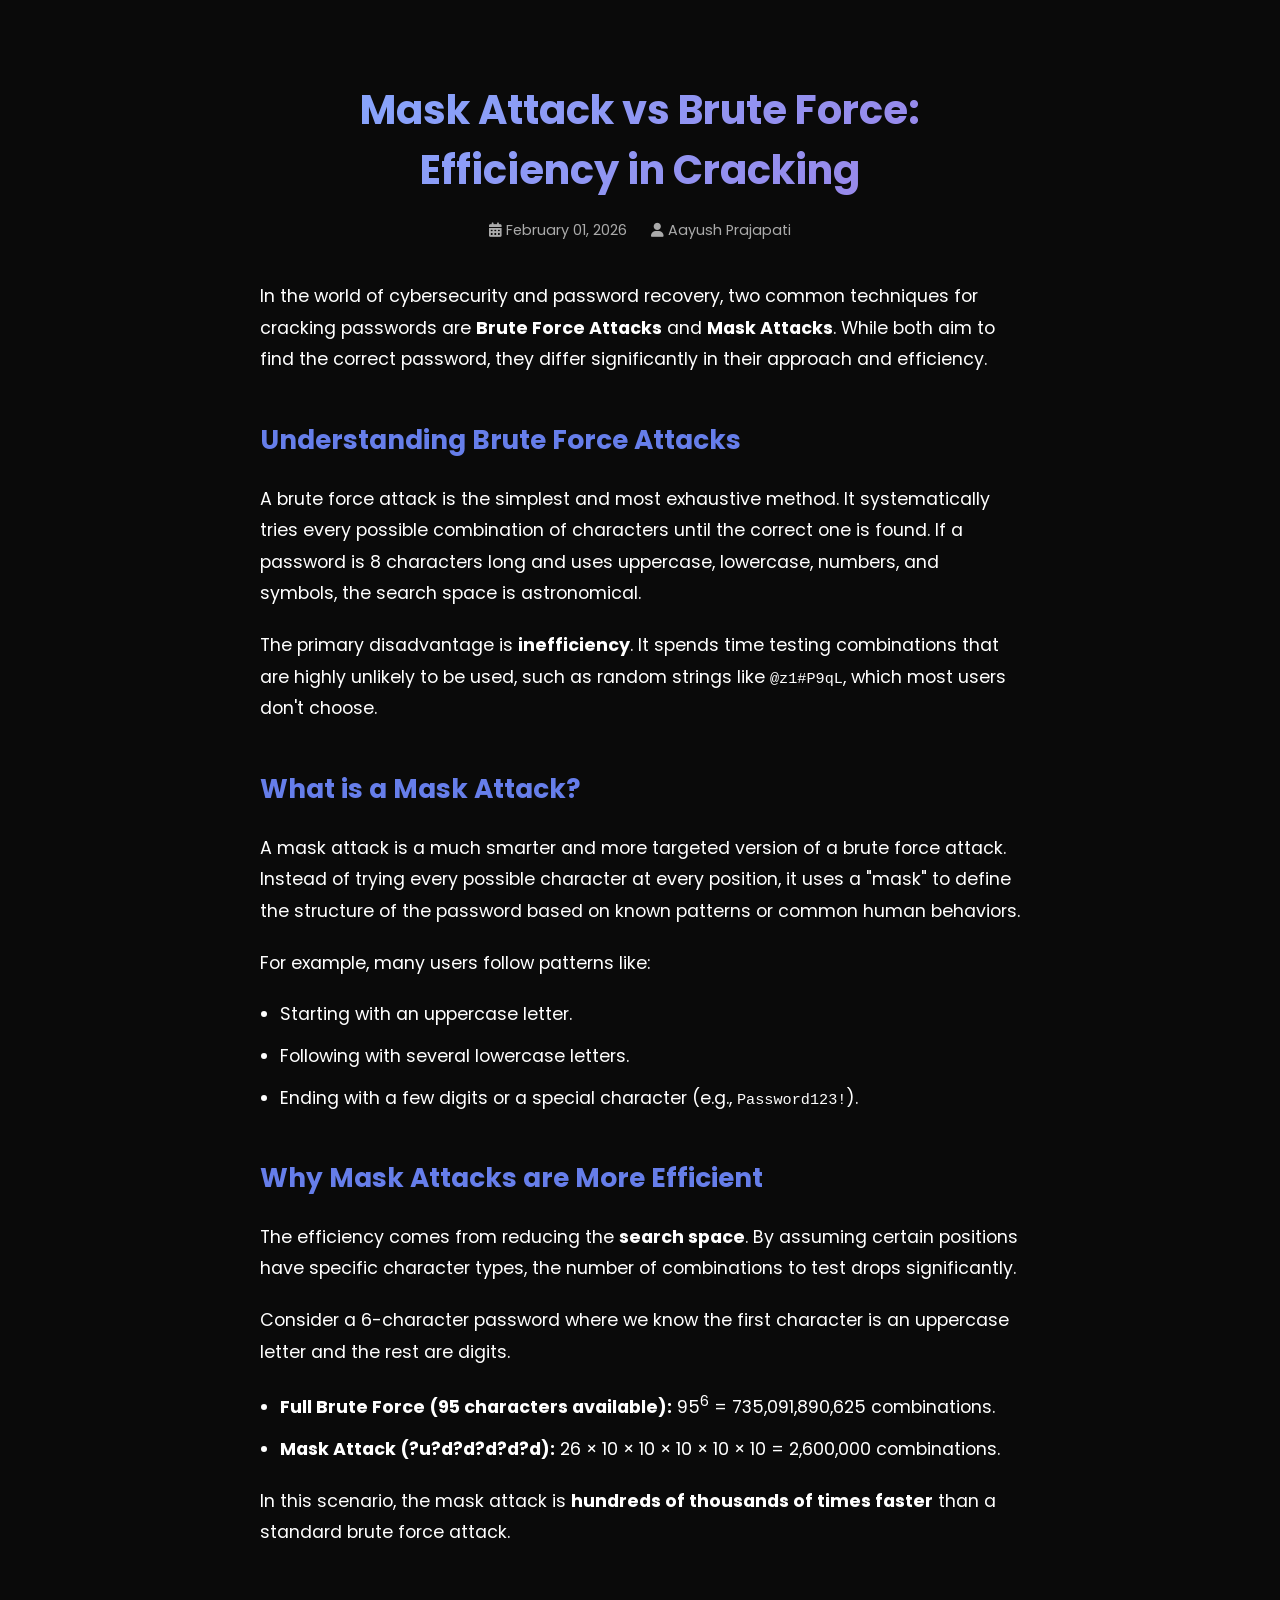
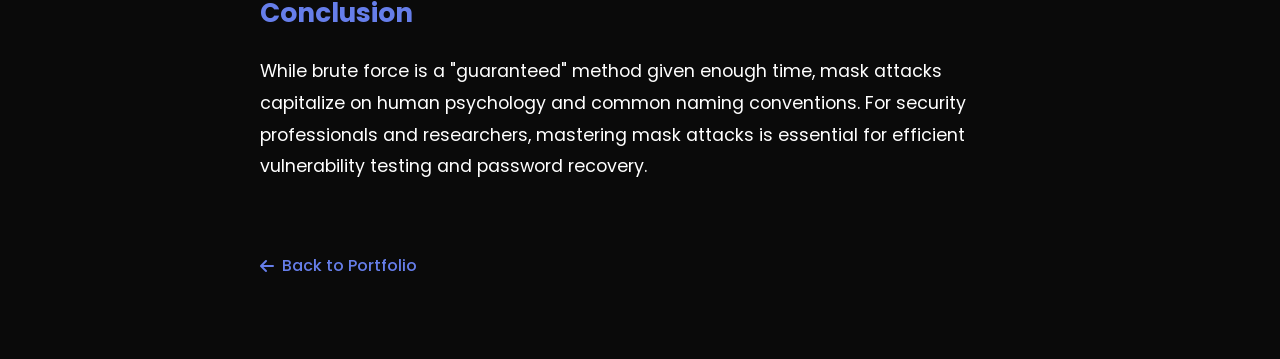
<file: blogs/mask-attack-vs-brute-force.html>
<!DOCTYPE html>
<html lang="en" data-theme="dark">

<head>
    <meta charset="UTF-8" />
    <meta name="viewport" content="width=device-width, initial-scale=1.0" />
    <title>Mask Attack vs Brute Force: Efficiency in Cracking | Aayush Prajapati</title>
    <link rel="preconnect" href="https://fonts.googleapis.com" />
    <link rel="preconnect" href="https://fonts.gstatic.com" crossorigin />
    <link href="https://fonts.googleapis.com/css2?family=Poppins:wght@300;400;500;600;700&display=swap"
        rel="stylesheet" />
    <link rel="stylesheet" href="https://cdnjs.cloudflare.com/ajax/libs/font-awesome/6.0.0-beta3/css/all.min.css" />
    <link rel="stylesheet" href="../style.css">
    <style>
        .blog-content {
            max-width: 800px;
            margin: 0 auto;
            padding: 80px 20px;
        }

        .blog-header {
            margin-bottom: 40px;
            text-align: center;
        }

        .blog-header h1 {
            font-size: 2.5rem;
            margin-bottom: 20px;
            background: var(--text-gradient);
            -webkit-background-clip: text;
            -webkit-text-fill-color: transparent;
            background-clip: text;
        }

        .blog-meta {
            color: var(--secondary-text);
            font-size: 0.9rem;
            margin-bottom: 30px;
        }

        .blog-body {
            line-height: 1.8;
            font-size: 1.1rem;
            color: var(--text-color);
        }

        .blog-body h2 {
            margin-top: 40px;
            margin-bottom: 20px;
            color: var(--highlight-color);
        }

        .blog-body p {
            margin-bottom: 20px;
        }

        .blog-body ul {
            margin-bottom: 20px;
            padding-left: 20px;
        }

        .blog-body li {
            margin-bottom: 10px;
        }

        .back-link {
            display: inline-flex;
            align-items: center;
            color: var(--highlight-color);
            text-decoration: none;
            margin-top: 50px;
            font-weight: 500;
            transition: transform 0.3s ease;
        }

        .back-link:hover {
            transform: translateX(-5px);
        }

        .back-link i {
            margin-right: 8px;
        }

        pre {
            background-color: var(--secondary-bg);
            padding: 20px;
            border-radius: 8px;
            overflow-x: auto;
            border: 1px solid var(--border-color);
            margin-bottom: 20px;
        }

        code {
            font-family: 'Consolas', monospace;
            font-size: 0.95rem;
        }
    </style>
</head>

<body>
    <div class="blog-content">
        <header class="blog-header">
            <h1>Mask Attack vs Brute Force: Efficiency in Cracking</h1>
            <div class="blog-meta">
                <span><i class="fa-solid fa-calendar-days"></i> February 01, 2026</span>
                <span style="margin-left: 20px;"><i class="fa-solid fa-user"></i> Aayush Prajapati</span>
            </div>
        </header>

        <article class="blog-body">
            <p>
                In the world of cybersecurity and password recovery, two common techniques for cracking passwords are
                <strong>Brute Force Attacks</strong> and <strong>Mask Attacks</strong>. While both aim to find the
                correct password, they differ significantly in their approach and efficiency.
            </p>

            <h2>Understanding Brute Force Attacks</h2>
            <p>
                A brute force attack is the simplest and most exhaustive method. It systematically tries every possible
                combination of characters until the correct one is found. If a password is 8 characters long and uses
                uppercase, lowercase, numbers, and symbols, the search space is astronomical.
            </p>
            <p>
                The primary disadvantage is <strong>inefficiency</strong>. It spends time testing combinations that are
                highly unlikely to be used, such as random strings like <code>@z1#P9qL</code>, which most users don't
                choose.
            </p>

            <h2>What is a Mask Attack?</h2>
            <p>
                A mask attack is a much smarter and more targeted version of a brute force attack. Instead of trying
                every possible character at every position, it uses a "mask" to define the structure of the password
                based on known patterns or common human behaviors.
            </p>
            <p>
                For example, many users follow patterns like:
            </p>
            <ul>
                <li>Starting with an uppercase letter.</li>
                <li>Following with several lowercase letters.</li>
                <li>Ending with a few digits or a special character (e.g., <code>Password123!</code>).</li>
            </ul>

            <h2>Why Mask Attacks are More Efficient</h2>
            <p>
                The efficiency comes from reducing the <strong>search space</strong>. By assuming certain positions have
                specific character types, the number of combinations to test drops significantly.
            </p>
            <p>
                Consider a 6-character password where we know the first character is an uppercase letter and the rest
                are digits.
            </p>
            <ul>
                <li><strong>Full Brute Force (95 characters available):</strong> 95<sup>6</sup> = 735,091,890,625
                    combinations.</li>
                <li><strong>Mask Attack (?u?d?d?d?d?d):</strong> 26 &times; 10 &times; 10 &times; 10 &times; 10 &times;
                    10 = 2,600,000 combinations.</li>
            </ul>
            <p>
                In this scenario, the mask attack is <strong>hundreds of thousands of times faster</strong> than a
                standard brute force attack.
            </p>

            <h2>Conclusion</h2>
            <p>
                While brute force is a "guaranteed" method given enough time, mask attacks capitalize on human
                psychology and common naming conventions. For security professionals and researchers, mastering mask
                attacks is essential for efficient vulnerability testing and password recovery.
            </p>
        </article>

        <a href="../index.html#blog" class="back-link">
            <i class="fa-solid fa-arrow-left"></i> Back to Portfolio
        </a>
    </div>

    <script>
        // Apply theme from local storage if available
        const theme = localStorage.getItem('theme') || 'dark';
        document.documentElement.setAttribute('data-theme', theme);
    </script>
</body>

</html>
</file>
<file: style.css>
* {
  margin: 0;
  padding: 0;
  box-sizing: border-box;
}

/* --- THEME VARIABLES --- */
:root {
  /* Default Dark Mode */
  --bg-color: #0a0a0a;
  --secondary-bg: #111;
  --border-color: #222;
  --text-color: #fff;
  --secondary-text: #aaa;
  --highlight-color: #667eea;
  /* Button Gradient (Standard) */
  --accent-gradient: linear-gradient(135deg, #667eea 0%, #764ba2 100%);
  /* Text Gradient (Brighter for Dark Mode visibility) */
  --text-gradient: linear-gradient(135deg, #84a9ff 0%, #9c82e6 100%);
  --card-hover-shadow: rgba(118, 75, 162, 0.5);
  --button-text: #fff;
}

/* Light Mode Overrides */
[data-theme="light"] {
  --bg-color: #f8f9fa;
  --secondary-bg: #ffffff;
  --border-color: #e2e8f0;
  --text-color: #2d3748;
  --secondary-text: #4a5568;
  --highlight-color: #4f46e5;
  /* In Light Mode, Text matches Button exactly */
  --accent-gradient: linear-gradient(135deg, #4f46e5 0%, #7c3aed 100%);
  --text-gradient: var(--accent-gradient);
  --card-hover-shadow: rgba(79, 70, 229, 0.2);
  --button-text: #fff;
}

body {
  font-family: "Poppins", sans-serif;
  background-color: var(--bg-color);
  color: var(--text-color);
  overflow-x: hidden;
  transition: background-color 0.3s ease, color 0.3s ease;
}

.container {
  display: flex;
  min-height: 100vh;
}

.sidebar {
  width: 270px;
  background-color: var(--secondary-bg);
  padding: 20px 0;
  border-right: 1px solid var(--border-color);
  position: fixed;
  height: 100vh;
  overflow-y: auto;
  display: flex;
  flex-direction: column;
  align-items: center;
  transition: transform 0.3s ease-in-out, background-color 0.3s ease, border-color 0.3s ease;
}

.profile,
.nav-item:not(#theme-toggle) {
  width: 90%;
}

.profile {
  display: flex;
  align-items: center;
  margin-bottom: 25px;
  /* Added more space below profile */
  padding-bottom: 20px;
  border-bottom: 1px solid var(--border-color);
}

.ap-logo {
  font-family: "Poppins", sans-serif;
  font-size: 2.2rem;
  font-weight: 700;
  color: #fff;
  background-color: transparent;
  width: auto;
  height: auto;
  display: flex;
  align-items: center;
  justify-content: center;
  margin-right: 10px;
  user-select: none;
  transition: all 0.3s ease;
}

[data-theme="light"] .ap-logo {
  color: #fff;
  background-color: #4f46e5;
  padding: 5px 12px;
  border-radius: 8px;
  box-shadow: 0 4px 10px rgba(79, 70, 229, 0.2);
}

/* Specific color for Monitoring icon */
.skill-card[data-skill="monitoring"] .icon {
  color: #4f46e5 !important;
}

.profile-info {
  flex: 1;
  margin-left: 15px;
}

.profile-info h2 {
  font-size: 1.2rem;
  font-weight: 600;
  margin-bottom: 4px;
}

.profile-info p {
  font-size: 0.85rem;
  color: var(--secondary-text);
}

.profile-info .certified-tag {
  margin-left: 4px;
  padding: 1px 6px;
  font-size: 0.6rem;
}

.nav-item {
  display: flex;
  align-items: center;
  padding: 15px 16px;
  margin-bottom: 8px;
  border-radius: 10px;
  cursor: pointer;
  transition: all 0.3s ease;
  font-size: 1rem;
  font-weight: 500;
  width: 90%;
  color: var(--secondary-text);
}

.nav-item:hover {
  background-color: rgba(255, 255, 255, 0.05);
  transform: translateX(4px);
  color: var(--text-color);
}

[data-theme="light"] .nav-item:hover {
  background-color: rgba(0, 0, 0, 0.05);
}

.nav-item.active {
  background-color: rgba(255, 255, 255, 0.05);
  color: var(--text-color);
  border-left: 3px solid var(--highlight-color);
}

[data-theme="light"] .nav-item.active {
  background-color: rgba(0, 0, 0, 0.05);
}

.nav-item .icon {
  margin-right: 15px;
  font-size: 1.1rem;
  min-width: 20px;
  text-align: center;
}

/* --- THEME TOGGLE BUTTON STYLES --- */
#theme-toggle {
  margin-top: auto;
  /* Push to bottom */
  margin-bottom: 20px;
  /* Space from bottom edge */
  width: 80%;
  /* Slightly narrower than full width for button look */
  background: var(--accent-gradient);
  /* Gradient background */
  color: #fff !important;
  /* Force white text */
  border: none;
  border-radius: 8px;
  /* Rounded corners */
  justify-content: center;
  /* Center text */
  padding: 8px 16px;
  align-self: center;
  /* Center in sidebar */
  box-shadow: 0 4px 6px rgba(0, 0, 0, 0.1);
  font-weight: 600;
}

#theme-toggle:hover {
  transform: translateY(-2px);
  box-shadow: 0 5px 15px rgba(102, 126, 234, 0.4);
  background: var(--accent-gradient);
  color: #fff;
}

#theme-toggle .icon {
  color: #fff !important;
  margin-right: 8px;
  font-size: 0.9rem;
}

[data-theme="light"] #theme-toggle:hover {
  background: var(--accent-gradient);
  color: #fff;
}

/* --- SIDEBAR FOOTER (CTRL + K Hint) --- */
.sidebar-footer {
  padding-bottom: 15px;
  width: 100%;
  text-align: center;
  font-size: 0.8rem;
  color: var(--secondary-text);
}

.sidebar-footer kbd {
  background-color: var(--bg-color);
  border: 1px solid var(--border-color);
  border-radius: 4px;
  padding: 2px 6px;
  font-family: "Consolas", monospace;
  font-size: 0.75rem;
  box-shadow: 0 2px 0 var(--border-color);
  margin: 0 2px;
  color: var(--text-color);
}

.main-content {
  flex: 1;
  margin-left: 280px;
  padding: 40px 60px;
  transition: margin-left 0.3s ease;
}

.section {
  display: none;
  animation: fadeIn 0.8s ease-in-out;
  scroll-margin-top: 80px;
}

.section.active {
  display: block;
}

@keyframes fadeIn {
  from {
    opacity: 0;
    transform: translateY(20px);
  }

  to {
    opacity: 1;
    transform: translateY(0);
  }
}

@keyframes float {
  0% {
    transform: translateY(0);
  }

  50% {
    transform: translateY(20px);
  }

  100% {
    transform: translateY(0);
  }
}

.hero {
  display: flex;
  align-items: center;
  justify-content: space-between;
  margin-bottom: 60px;
  gap: 40px;
  flex-wrap: wrap-reverse;
}

.hero-text {
  flex: 1;
  min-width: 300px;
}

.hero h1 {
  font-size: 3rem;
  font-weight: 600;
  line-height: 1.2;
  margin-bottom: 1rem;
}

.hero h1 .intro-line {
  font-size: 3rem;
}

.hero h1 .title-line {
  font-size: 2.2rem;
  display: inline-block;
  margin-top: 0.3rem;

}

/* UPDATED: Uses --text-gradient for brightness control */
.hero .highlight {
  background: var(--text-gradient);
  -webkit-background-clip: text;
  -webkit-text-fill-color: transparent;
  background-clip: text;
}

.hero p {
  font-size: 1rem;
  color: var(--secondary-text);
  line-height: 1.8;
  max-width: 600px;
  margin-bottom: 2rem;
  text-align: left;
}

.hero-buttons {
  display: flex;
  gap: 15px;
  margin-top: 2rem;
  flex-wrap: wrap;
}

.btn {
  display: inline-flex;
  align-items: center;
  padding: 12px 24px;
  border-radius: 8px;
  font-weight: 500;
  text-decoration: none;
  transition: all 0.3s ease;
  font-size: 1rem;
}

.btn i {
  margin-right: 8px;
}

.btn-primary {
  background: var(--accent-gradient);
  color: #fff;
  border: none;
}

.btn-secondary {
  background-color: transparent;
  border: 2px solid var(--highlight-color);
  color: var(--highlight-color);
}

.btn-primary:hover {
  box-shadow: 0 5px 15px rgba(102, 126, 234, 0.4);
  transform: translateY(-2px);
}

.btn-secondary:hover {
  background-color: var(--highlight-color);
  color: #fff;
  transform: translateY(-2px);
}

.hero-image {
  width: 350px;
  height: 350px;
  border-radius: 50%;
  object-fit: cover;
  border: 4px solid var(--secondary-bg);
  box-shadow: 0 0 20px rgba(102, 126, 234, 0.3);
  animation: float 4s ease-in-out infinite;
  margin-left: 110px;
}

.skills-section {
  margin-top: 60px;
}

.skills-section h3 {
  font-size: 1.5rem;
  margin-bottom: 30px;
  color: var(--text-color);
}

.skills-grid {
  display: grid;
  grid-template-columns: repeat(4, 1fr);
  gap: 20px;
}

.skill-card {
  background-color: var(--secondary-bg);
  padding: 20px;
  border-radius: 12px;
  border: 2px solid transparent;
  text-align: center;
  cursor: pointer;
  position: relative;
  transition: all 0.3s ease;
  z-index: 0;
  overflow: hidden;
  box-shadow: 0 4px 6px rgba(0, 0, 0, 0.1);
}

.timeline-item.expanded .expand-indicator {
  transform: rotate(180deg);
}

/* Improved Experience Details (UX REFINEMENT) */
.job-expanded-details {
  max-height: 0;
  opacity: 0;
  overflow: hidden;
  transition: all 0.5s cubic-bezier(0.4, 0, 0.2, 1);
  margin-top: 0;
}

.timeline-item.expanded .job-expanded-details {
  max-height: 1200px;
  opacity: 1;
  margin-top: 25px;
  margin-bottom: 10px;
}

.job-details-grid {
  display: grid;
  grid-template-columns: repeat(auto-fit, minmax(280px, 1fr));
  gap: 15px;
}

.detail-item {
  background: rgba(255, 255, 255, 0.03);
  padding: 18px;
  border-radius: 12px;
  border: 1px solid var(--border-color);
  transition: transform 0.3s ease, background 0.3s ease;
}

.detail-item:hover {
  background: rgba(255, 255, 255, 0.05);
  transform: translateY(-3px);
  border-color: var(--highlight-color);
}

[data-theme="light"] .detail-item {
  background: #fff;
  box-shadow: 0 4px 10px rgba(0, 0, 0, 0.03);
}

[data-theme="light"] .detail-item:hover {
  background: #fdfdfd;
  box-shadow: 0 6px 15px rgba(0, 0, 0, 0.05);
}

.detail-label {
  font-size: 0.85rem;
  font-weight: 700;
  color: var(--highlight-color);
  text-transform: uppercase;
  letter-spacing: 1px;
  display: flex;
  align-items: center;
  gap: 10px;
  margin-bottom: 10px;
}

.detail-label i {
  font-size: 1rem;
  width: 20px;
  text-align: center;
}

.detail-content {
  font-size: 0.95rem;
  color: var(--secondary-text);
  line-height: 1.6;
  font-weight: 400;
}

.skill-card::before {
  content: "";
  position: absolute;
  inset: 0;
  border-radius: 12px;
  padding: 2px;
  background: linear-gradient(135deg, #667eea, #764ba2);
  -webkit-mask: linear-gradient(#fff 0 0) content-box,
    linear-gradient(#fff 0 0);
  mask: linear-gradient(#fff 0 0) content-box, linear-gradient(#fff 0 0);
  -webkit-mask-composite: xor;
  mask-composite: exclude;
  z-index: -1;
  opacity: 0;
  transition: opacity 0.4s ease;
}

.skill-card:hover::before {
  opacity: 1;
}

.skill-card:hover {
  transform: translateY(-5px);
  box-shadow: 0 0 25px var(--card-hover-shadow);
}

.skill-card .icon {
  font-size: 2.5rem;
  margin-bottom: 10px;
  transition: transform 0.3s ease;
}

[data-theme="dark"] .skill-card .icon i {
  color: var(--highlight-color);
}

[data-theme="dark"] .skill-card .icon img {
  filter: brightness(0) invert(1);
}

[data-theme="light"] .skill-card .icon i {
  color: var(--highlight-color);
}

[data-theme="light"] .skill-card .icon img {
  filter: none;
}

.skill-card:hover .icon {
  transform: scale(1.1);
}

.skill-modal {
  display: none;
  position: fixed;
  top: 0;
  left: 0;
  right: 0;
  bottom: 0;
  background: rgba(0, 0, 0, 0.7);
  justify-content: center;
  align-items: center;
  z-index: 2000;
  padding: 20px;
}

.skill-modal.active {
  display: flex;
  animation: simpleFade 0.3s ease;
}

.modal-content {
  background-color: var(--secondary-bg);
  border-radius: 16px;
  padding: 30px;
  max-width: 500px;
  width: 100%;
  text-align: center;
  position: relative;
  border: none;
  overflow: hidden;
  z-index: 0;
  box-shadow: 0 0 25px var(--card-hover-shadow);
  animation: simpleFade 0.3s ease;
  color: var(--text-color);
}

.modal-icon {
  font-size: 5rem;
  /* Increased from 3rem */
  margin-bottom: 20px;
  display: flex;
  justify-content: center;
  align-items: center;
  transition: transform 0.3s ease;
}

.modal-icon img,
.modal-icon svg {
  width: 80px;
  /* Force image scaling */
  height: 80px;
}

[data-theme="dark"] .modal-icon i,
[data-theme="dark"] .modal-icon img {
  filter: brightness(0) invert(1);
}

[data-theme="light"] .modal-icon i,
[data-theme="light"] .modal-icon img {
  filter: brightness(0);
  color: #000;
}

.modal-content h3 {
  font-size: 1.5rem;
  margin-bottom: 10px;
}

.modal-content p {
  color: var(--secondary-text);
  font-size: 0.95rem;
  line-height: 1.6;
}

.close-modal {
  position: absolute;
  top: 12px;
  right: 16px;
  font-size: 1.3rem;
  color: var(--secondary-text);
  cursor: pointer;
  transition: color 0.2s ease;
}

.close-modal:hover {
  color: var(--highlight-color);
}

@keyframes slideUp {
  from {
    transform: translateY(20px);
    opacity: 0;
  }

  to {
    transform: translateY(0);
    opacity: 1;
  }
}

@keyframes simpleFade {
  from {
    opacity: 0;
  }

  to {
    opacity: 1;
  }
}

.projects-grid,
.certificates-grid,
.blog-grid {
  display: grid;
  grid-template-columns: repeat(auto-fit, minmax(320px, 1fr));
  gap: 30px;
  margin-top: 30px;
}

.project-card.hidden,
.certificate-card.hidden,
.blog-card.hidden {
  display: none;
}

.project-card,
.certificate-card,
.blog-card {
  background-color: var(--secondary-bg);
  border-radius: 15px;
  overflow: hidden;
  border: 1px solid var(--border-color);
  transition: all 0.4s ease;
  cursor: pointer;
  text-decoration: none;
  color: inherit;
  display: flex;
  flex-direction: column;
  height: 100%;
  position: relative;
  box-shadow: 0 4px 6px rgba(0, 0, 0, 0.05);
}

.project-card {
  cursor: default;
}

.project-card:hover,
.certificate-card:hover,
.blog-card:hover {
  transform: translateY(-8px);
  border-color: var(--highlight-color);
  box-shadow: 0 20px 40px rgba(0, 0, 0, 0.1);
}

.project-image {
  width: 100%;
  height: 200px;
  display: flex;
  align-items: center;
  justify-content: center;
  position: relative;
  overflow: hidden;
  background-color: #000;
}

.project-image img {
  width: 100%;
  height: 100%;
  object-fit: cover;
  transition: transform 0.4s ease;
}

.project-card>a {
  display: block;
  text-decoration: none;
  color: inherit;
}

.project-card>a:hover .project-image img {
  transform: scale(1.05);
}

.project-content {
  padding: 25px;
  display: flex;
  flex-direction: column;
  flex-grow: 1;
}

.project-title {
  font-size: 1.25rem;
  font-weight: 600;
  margin-bottom: 10px;
}

.project-description {
  font-size: 0.875rem;
  color: var(--secondary-text);
  line-height: 1.6;
  margin-bottom: 15px;
  flex-grow: 1;
}

.project-tech {
  display: flex;
  flex-wrap: wrap;
  gap: 8px;
}

.tech-tag {
  background-color: var(--bg-color);
  border: 1px solid var(--border-color);
  color: var(--secondary-text);
  padding: 4px 12px;
  border-radius: 20px;
  font-size: 0.75rem;
  white-space: nowrap;
}

.project-buttons {
  display: flex;
  gap: 10px;
  margin-top: 15px;
  padding-top: 15px;
  border-top: 1px solid var(--border-color);
}

.btn-small {
  padding: 8px 16px;
  font-size: 0.85rem;
  flex-grow: 1;
  justify-content: center;
}

.blog-grid {
  display: grid;
  grid-template-columns: repeat(auto-fit, minmax(280px, 1fr));
  gap: 30px;
  margin-top: 30px;
}

.blog-card {
  background-color: var(--secondary-bg);
  border-radius: 12px;
  padding: 25px;
  border: 1px solid var(--border-color);
  transition: all 0.3s ease;
  cursor: pointer;
  display: flex;
  flex-direction: column;
  height: 100%;
}

.blog-card:hover {
  transform: translateY(-5px);
  border-color: var(--highlight-color);
}

.blog-date {
  color: var(--highlight-color);
  font-size: 0.75rem;
  margin-bottom: 10px;
}

.blog-title {
  font-size: 1.125rem;
  font-weight: 600;
  margin-bottom: 12px;
  line-height: 1.3;
}

.blog-excerpt {
  color: var(--secondary-text);
  font-size: 0.875rem;
  line-height: 1.5;
  margin-bottom: 15px;
  flex-grow: 1;
}

.read-more {
  color: var(--highlight-color);
  font-size: 0.8125rem;
  text-decoration: none;
  font-weight: 500;
  display: inline-block;
  margin-top: auto;
}

.experience-timeline {
  margin-top: 30px;
  position: relative;
  padding-left: 20px;
}

.experience-timeline::before {
  content: "";
  position: absolute;
  top: 0;
  left: 27px;
  width: 2px;
  height: 100%;
  background: linear-gradient(180deg, var(--highlight-color) 0%, var(--border-color) 100%);
  animation: timelineGrow 1s ease-out forwards;
  transform-origin: top;
}

@keyframes timelineGrow {
  from {
    transform: scaleY(0);
    opacity: 0;
  }

  to {
    transform: scaleY(1);
    opacity: 1;
  }
}

.timeline-item {
  display: flex;
  margin-bottom: 50px;
  position: relative;
  opacity: 0;
  transform: translateY(30px) scale(0.95);
  transition: opacity 0.6s ease, transform 0.6s ease;
}

.timeline-item.animate-in {
  opacity: 1;
  transform: translateY(0) scale(1);
}



.timeline-item:nth-child(1) {
  transition-delay: 0.1s;
}

.timeline-item:nth-child(2) {
  transition-delay: 0.2s;
}

.timeline-item:nth-child(3) {
  transition-delay: 0.3s;
}

.timeline-dot {
  width: 14px;
  height: 14px;
  background-color: var(--highlight-color);
  border-radius: 50%;
  position: absolute;
  left: 20px;
  top: 6px;
  z-index: 2;
  border: 3px solid var(--bg-color);
  transition: all 0.3s ease;
  box-shadow: 0 0 0 0 rgba(102, 126, 234, 0.4);
}

.timeline-item:hover .timeline-dot {
  transform: scale(1.2);
  box-shadow: 0 0 0 8px rgba(102, 126, 234, 0.1);
  animation: dotPulse 1.5s ease-in-out infinite;
}

@keyframes dotPulse {

  0%,
  100% {
    box-shadow: 0 0 0 0 rgba(102, 126, 234, 0.4);
  }

  50% {
    box-shadow: 0 0 0 12px rgba(102, 126, 234, 0);
  }
}

.timeline-content {
  flex: 1;
  padding-left: 40px;
}

.job-title {
  font-size: 1.3rem;
  font-weight: 600;
  margin-bottom: 8px;
  color: var(--text-color);
  display: flex;
  align-items: center;
  gap: 10px;
  flex-wrap: wrap;
}

.job-type-tag {
  display: inline-block;
  background: linear-gradient(135deg, rgba(102, 126, 234, 0.15), rgba(118, 75, 162, 0.15));
  color: var(--highlight-color);
  padding: 4px 12px;
  border-radius: 20px;
  font-size: 0.7rem;
  font-weight: 600;
  text-transform: uppercase;
  letter-spacing: 0.5px;
  border: 1px solid var(--highlight-color);
}

.company {
  color: var(--highlight-color);
  font-size: 1.05rem;
  margin-bottom: 8px;
  font-weight: 500;
}

.job-duration {
  color: var(--secondary-text);
  font-size: 0.875rem;
  margin-bottom: 20px;
  font-weight: 400;
}

.job-description {
  color: var(--secondary-text);
  line-height: 1.6;
  font-size: 0.9rem;
}

.job-description-list {
  list-style: none;
  padding: 0;
  margin: 0;
  max-height: 0;
  opacity: 0;
  overflow: hidden;
  transition: max-height 0.5s ease-in-out, opacity 0.4s ease-in-out, margin-top 0.3s ease;
}

/* Expanded state - reveal description */
.timeline-item.expanded .job-description-list {
  max-height: 600px;
  opacity: 1;
  margin-top: 15px;
}

.job-bullet {
  color: var(--secondary-text);
  line-height: 1.8;
  font-size: 0.95rem;
  margin-bottom: 12px;
  padding-left: 24px;
  position: relative;
  opacity: 0;
  transform: translateX(-20px);
  animation: bulletFadeIn 0.5s ease forwards;
}

.job-bullet::before {
  content: "▸";
  position: absolute;
  left: 0;
  color: var(--highlight-color);
  font-weight: bold;
  font-size: 1.1rem;
}

@keyframes bulletFadeIn {
  from {
    opacity: 0;
    transform: translateX(-20px);
  }

  to {
    opacity: 1;
    transform: translateX(0);
  }
}

/* Ensure bullets animate when parent is visible */
.timeline-item.animate-in .job-bullet {
  animation: bulletFadeIn 0.5s ease forwards;
}

/* Expand/Collapse Indicator */
.expand-indicator {
  position: absolute;
  right: 15px;
  top: 10px;
  color: var(--highlight-color);
  font-size: 0.75rem;
  opacity: 0.6;
  transition: transform 0.3s ease, opacity 0.3s ease;
  pointer-events: none;
}

.timeline-item:hover .expand-indicator {
  opacity: 1;
}

.timeline-item.expanded .expand-indicator {
  transform: rotate(180deg);
}



.certificates-grid {
  display: grid;
  grid-template-columns: repeat(auto-fit, minmax(320px, 1fr));
  gap: 30px;
  margin-top: 30px;
}

.certificate-card {
  background-color: var(--secondary-bg);
  border-radius: 15px;
  border: 1px solid var(--border-color);
  transition: all 0.4s ease;
  cursor: pointer;
  text-decoration: none;
  color: inherit;
  display: flex;
  flex-direction: column;
  height: 100%;
  position: relative;
  padding: 30px;
  overflow: hidden;
}

.certificate-card:hover {
  transform: translateY(-8px);
  border-color: var(--highlight-color);
  box-shadow: 0 20px 40px rgba(0, 0, 0, 0.1);
}

.certificate-card::before {
  content: "";
  position: absolute;
  top: 0;
  left: 0;
  right: 0;
  height: 4px;
  background: var(--accent-gradient);
}

.certificate-header {
  display: flex;
  align-items: center;
  gap: 20px;
  margin-bottom: 20px;
}

.certificate-icon {
  width: 60px;
  height: 60px;
  background: var(--accent-gradient);
  border-radius: 15px;
  display: flex;
  align-items: center;
  justify-content: center;
  font-size: 2rem;
  flex-shrink: 0;
}

.certificate-info {
  flex: 1;
  display: flex;
  flex-direction: column;
}

.certificate-info h3 {
  font-size: 1.25rem;
  font-weight: 600;
  margin-bottom: 5px;
  color: var(--text-color);
}

.certified-tag {
  display: inline-block;
  background: linear-gradient(135deg, #ffd700 0%, #ffed4e 100%);
  color: #333;
  padding: 2px 8px;
  border-radius: 12px;
  font-size: 0.7rem;
  font-weight: 600;
  text-transform: uppercase;
  letter-spacing: 0.5px;
  margin-left: 2px;
  vertical-align: middle;
}

.certificate-issuer {
  color: var(--highlight-color);
  font-size: 0.9rem;
  font-weight: 500;
}

.certificate-date {
  color: var(--secondary-text);
  font-size: 0.8rem;
  margin-bottom: 20px;
}

.certificate-description {
  color: var(--secondary-text);
  font-size: 0.9rem;
  line-height: 1.6;
  margin-bottom: 25px;
  flex-grow: 1;
}

.certificate-skills {
  display: flex;
  flex-wrap: wrap;
  gap: 8px;
  margin-bottom: 20px;
  line-height: 1.2;
}

.certificate-skill-tag {
  background-color: var(--bg-color);
  color: var(--secondary-text);
  padding: 6px 14px;
  border-radius: 20px;
  font-size: 0.75rem;
  white-space: nowrap;
}

.certificate-links {
  display: flex;
  gap: 12px;
  margin-top: auto;
  padding-top: 15px;
  border-top: 1px solid var(--border-color);
}

.certificate-link {
  padding: 10px 18px;
  background-color: var(--bg-color);
  color: var(--text-color);
  text-decoration: none;
  border-radius: 8px;
  font-size: 0.8rem;
  transition: all 0.3s ease;
  display: flex;
  align-items: center;
  gap: 8px;
}

.certificate-link:hover {
  background-color: var(--highlight-color);
  color: #fff;
}

.certificate-badge {
  position: absolute;
  top: 20px;
  right: 20px;
  background: linear-gradient(135deg, #ffd700 0%, #ffed4e 100%);
  color: #333;
  padding: 5px 10px;
  border-radius: 6px;
  font-size: 0.7rem;
  font-weight: 600;
  text-transform: uppercase;
  letter-spacing: 0.5px;
}

.contact-grid {
  display: grid;
  grid-template-columns: repeat(auto-fit, minmax(220px, 1fr));
  gap: 20px;
  margin-top: 30px;
}

.contact-card {
  background-color: var(--secondary-bg);
  padding: 30px;
  border-radius: 15px;
  border: 1px solid var(--border-color);
  text-align: center;
  transition: all 0.3s ease;
  cursor: pointer;
  text-decoration: none;
  color: inherit;
  display: flex;
  flex-direction: column;
  align-items: center;
}

.contact-card:hover {
  transform: translateY(-8px);
  border-color: var(--highlight-color);
  box-shadow: 0 15px 30px rgba(102, 126, 234, 0.1);
}

.contact-card .icon {
  font-size: 2.5rem;
  margin-bottom: 20px;
  display: block;
  background: var(--accent-gradient);
  -webkit-background-clip: text;
  -webkit-text-fill-color: transparent;
  background-clip: text;
}

.contact-card .icon i {
  color: var(--text-color);
  background: none;
  -webkit-background-clip: unset;
  -webkit-text-fill-color: var(--text-color);
  background-clip: unset;
}

.contact-card h4 {
  font-size: 1.125rem;
  margin-bottom: 10px;
  font-weight: 600;
}

.contact-card p {
  color: var(--secondary-text);
  font-size: 0.875rem;
}

.section-header {
  margin-bottom: 40px;
}

.section-header h2 {
  font-size: 2.25rem;
  font-weight: 500;
  margin-bottom: 15px;
}

.section-header p {
  font-size: 1.125rem;
  color: var(--secondary-text);
  max-width: 600px;
}

.load-more-btn {
  display: flex;
  justify-content: center;
  margin-top: 40px;
}

.load-more-btn button {
  background: var(--secondary-bg);
  color: var(--highlight-color);
  border: 2px solid var(--highlight-color);
  padding: 12px 24px;
  border-radius: 8px;
  font-weight: 500;
  cursor: pointer;
  transition: all 0.3s ease;
  font-size: 1rem;
}

.load-more-btn button:hover {
  background: var(--highlight-color);
  color: #fff;
}

.mobile-menu-toggle {
  display: none;
}

/* Dedicated Certificate Image Modal */
.image-modal {
  display: none;
  position: fixed;
  top: 0;
  left: 0;
  right: 0;
  bottom: 0;
  background: rgba(0, 0, 0, 0.9);
  backdrop-filter: blur(8px);
  justify-content: center;
  align-items: center;
  z-index: 3000;
  padding: 20px;
}

.image-modal.active {
  display: flex;
  animation: fadeIn 0.3s ease;
}

.image-modal-content {
  position: relative;
  max-width: 90%;
  max-height: 90vh;
  display: flex;
  flex-direction: column;
  align-items: center;
  transform: scale(0.8);
  opacity: 0;
  transition: all 0.4s cubic-bezier(0.34, 1.56, 0.64, 1);
}

.image-modal.active .image-modal-content {
  transform: scale(1);
  opacity: 1;
}

.image-modal-content img {
  max-width: 100%;
  max-height: 80vh;
  border-radius: 12px;
  box-shadow: 0 20px 50px rgba(0, 0, 0, 0.5);
  border: 1px solid rgba(255, 255, 255, 0.1);
}

.close-image-modal {
  position: absolute;
  top: -40px;
  right: 0;
  color: #fff;
  font-size: 2rem;
  cursor: pointer;
  transition: color 0.2s ease, transform 0.2s ease;
}

.close-image-modal:hover {
  color: var(--highlight-color);
  transform: scale(1.1);
}

.image-modal-caption {
  color: #fff;
  margin-top: 20px;
  font-size: 1.1rem;
  font-weight: 500;
  text-align: center;
}

.certificate-image-container img {
  display: block;
  width: 100%;
  height: auto;
  border-radius: 8px;
  box-shadow: 0 4px 10px rgba(0, 0, 0, 0.2);
}

/* --- COMMAND PALETTE STYLES (Updated for High Z-Index) --- */
.cmd-overlay {
  display: none;
  position: fixed;
  inset: 0;
  background: rgba(0, 0, 0, 0.6);
  backdrop-filter: blur(3px);
  justify-content: center;
  align-items: flex-start;
  padding-top: 10vh;
  z-index: 9999;
  /* Ensure top visibility */
  animation: fadeIn 0.2s ease;
}

.cmd-overlay.open {
  display: flex !important;
}

.cmd-palette {
  width: 500px;
  max-width: 90%;
  background: var(--secondary-bg);
  border: 1px solid var(--border-color);
  padding: 15px;
  border-radius: 12px;
  box-shadow: 0 20px 50px rgba(0, 0, 0, 0.3);
  display: flex;
  flex-direction: column;
}

#cmdInput {
  width: 100%;
  background: transparent;
  border: none;
  border-bottom: 1px solid var(--border-color);
  color: var(--text-color);
  font-size: 1rem;
  padding: 10px 5px;
  margin-bottom: 10px;
  font-family: inherit;
}

#cmdInput:focus {
  outline: none;
  border-bottom-color: var(--highlight-color);
}

#cmdList {
  max-height: 300px;
  overflow-y: auto;
}

.cmd-item {
  padding: 12px 15px;
  cursor: pointer;
  color: var(--secondary-text);
  border-radius: 8px;
  transition: all 0.2s ease;
  font-size: 0.95rem;
  display: flex;
  align-items: center;
  justify-content: space-between;
}

.cmd-item:hover {
  background-color: var(--bg-color);
  color: var(--text-color);
  padding-left: 20px;
}

.cmd-shortcut {
  font-size: 0.7rem;
  opacity: 0.5;
  border: 1px solid var(--border-color);
  padding: 2px 6px;
  border-radius: 4px;
}

@media (max-width: 1024px) {
  .container {
    flex-direction: column;
  }

  .mobile-menu-toggle {
    display: flex;
    position: fixed;
    top: 0;
    left: 0;
    width: 100%;
    height: 60px;
    background-color: var(--secondary-bg);
    border-bottom: 1px solid var(--border-color);
    z-index: 1001;
    justify-content: space-between;
    align-items: center;
    padding: 0 20px;
    cursor: pointer;
    font-weight: 600;
  }

  .mobile-menu-toggle .menu-icon {
    font-size: 1.5rem;
    transition: transform 0.3s;
  }

  .sidebar {
    /* Sidebar settings: 60% width, right side */
    width: 60%;
    /* FIXED: Calculated height to fit exactly in viewport below the header */
    height: calc(100vh - 60px);
    min-height: 0;
    /* Reset min-height so it doesn't force overflow */
    position: fixed;
    top: 60px;
    left: auto;
    right: 0;
    padding: 0;
    /* Add padding at bottom to ensure button is safe */
    padding-bottom: 20px;
    z-index: 1000;
    background-color: var(--secondary-bg);
    border-right: none;
    border-left: 1px solid var(--border-color);
    box-shadow: -5px 0 15px rgba(0, 0, 0, 0.5);
    transform: translateX(100%);
    opacity: 0;
    pointer-events: none;
    transition: transform 0.3s ease-out, opacity 0.3s ease-out;
    overflow-x: hidden;
  }

  .sidebar.open {
    transform: translateX(0);
    opacity: 1;
    pointer-events: auto;
    overflow-y: auto;
  }

  /* Ensure profile and other nav items are centered in mobile view */
  .profile,
  .nav-item:not(#theme-toggle) {
    width: 100%;
  }

  .nav-item {
    width: 100%;
    padding: 15px 25px;
    margin-bottom: 0;
    /* FIX: Changed from flex-end to flex-start to align icons vertically */
    justify-content: flex-start;
    border-radius: 0;
  }

  /* --- MOBILE THEME TOGGLE UPDATE (Tightened bottom margin) --- */
  #theme-toggle {
    margin-top: 10px;
    /* Place below Contact button */
    margin-bottom: 30px;
    width: 90%;
    margin-left: auto;
    margin-right: auto;
  }

  .nav-item .icon {
    display: inline-block;
  }

  .nav-item:hover {
    transform: none;
  }

  .nav-item.active {
    border-left: 3px solid var(--highlight-color);
    border-right: none;
    border-bottom: none;
  }

  .profile {
    display: none;
  }

  /* Hide footer (Ctrl + K text) on mobile */
  .sidebar-footer {
    display: none;
  }

  .main-content {
    margin-left: 0;
    padding: 20px;
    padding-top: 80px;
  }

  .hero-buttons {
    justify-content: center;
  }
}

@media (max-width: 768px) {
  .hero {
    flex-direction: column;
    text-align: center;
  }

  .hero-text {
    margin-right: 0;
  }

  .hero p {
    text-align: center;
  }

  .hero h1 {
    font-size: 2.25rem;
  }

  .hero h1 .intro-line {
    font-size: 2.25rem;
  }

  .hero h1 .title-line {
    font-size: 1.6rem;
  }

  .hero-image {
    width: 250px;
    height: 250px;
  }

  .section-header h2 {
    font-size: 2rem;
  }

  .projects-grid,
  .blog-grid,
  .contact-grid,
  .certificates-grid {
    grid-template-columns: 1fr;
  }

  /* --- BEGIN MODIFICATION FOR HORIZONTAL BUTTONS --- */
  .job-title {
    flex-direction: column;
    align-items: flex-start;
    gap: 4px;
  }

  .hero-buttons {
    gap: 10px;
    /* Slight reduction in gap */
  }

  .hero-buttons a.btn {
    /* Force them to be side-by-side, sharing space */
    flex: 1 1 calc(50% - 10px);
    max-width: calc(50% - 10px);
    font-size: 0.9rem;
    /* Smaller text */
    padding: 10px 10px;
    /* Reduced padding */
    min-width: 140px;
    /* Minimum width to prevent them from becoming too small */
    justify-content: center;
    /* Center the content inside the button */
  }

  .hero-buttons a.btn i {
    margin-right: 5px;
    /* Reduced space before icon */
  }

  /* --- END MODIFICATION FOR HORIZONTAL BUTTONS --- */
}

@media (max-width: 500px) {
  .skills-grid {
    grid-template-columns: repeat(3, 1fr);
    gap: 10px;
  }

  .skill-card {
    padding: 15px 10px;
  }

  .skill-card h4 {
    font-size: 0.9rem;
    margin-bottom: 5px;
  }

  .skill-card p {
    font-size: 0.7rem;
  }

  .skill-card .icon {
    font-size: 2rem;
    margin-bottom: 5px;
  }
}

/* Added a more aggressive breakpoint for very small phones to ensure fit */
@media (max-width: 480px) {
  .hero-buttons a.btn {
    font-size: 0.8rem;
    /* Even smaller text for tiny screens */
    padding: 8px 8px;
    /* Further reduced padding */
    min-width: 120px;
  }
}
</file>
